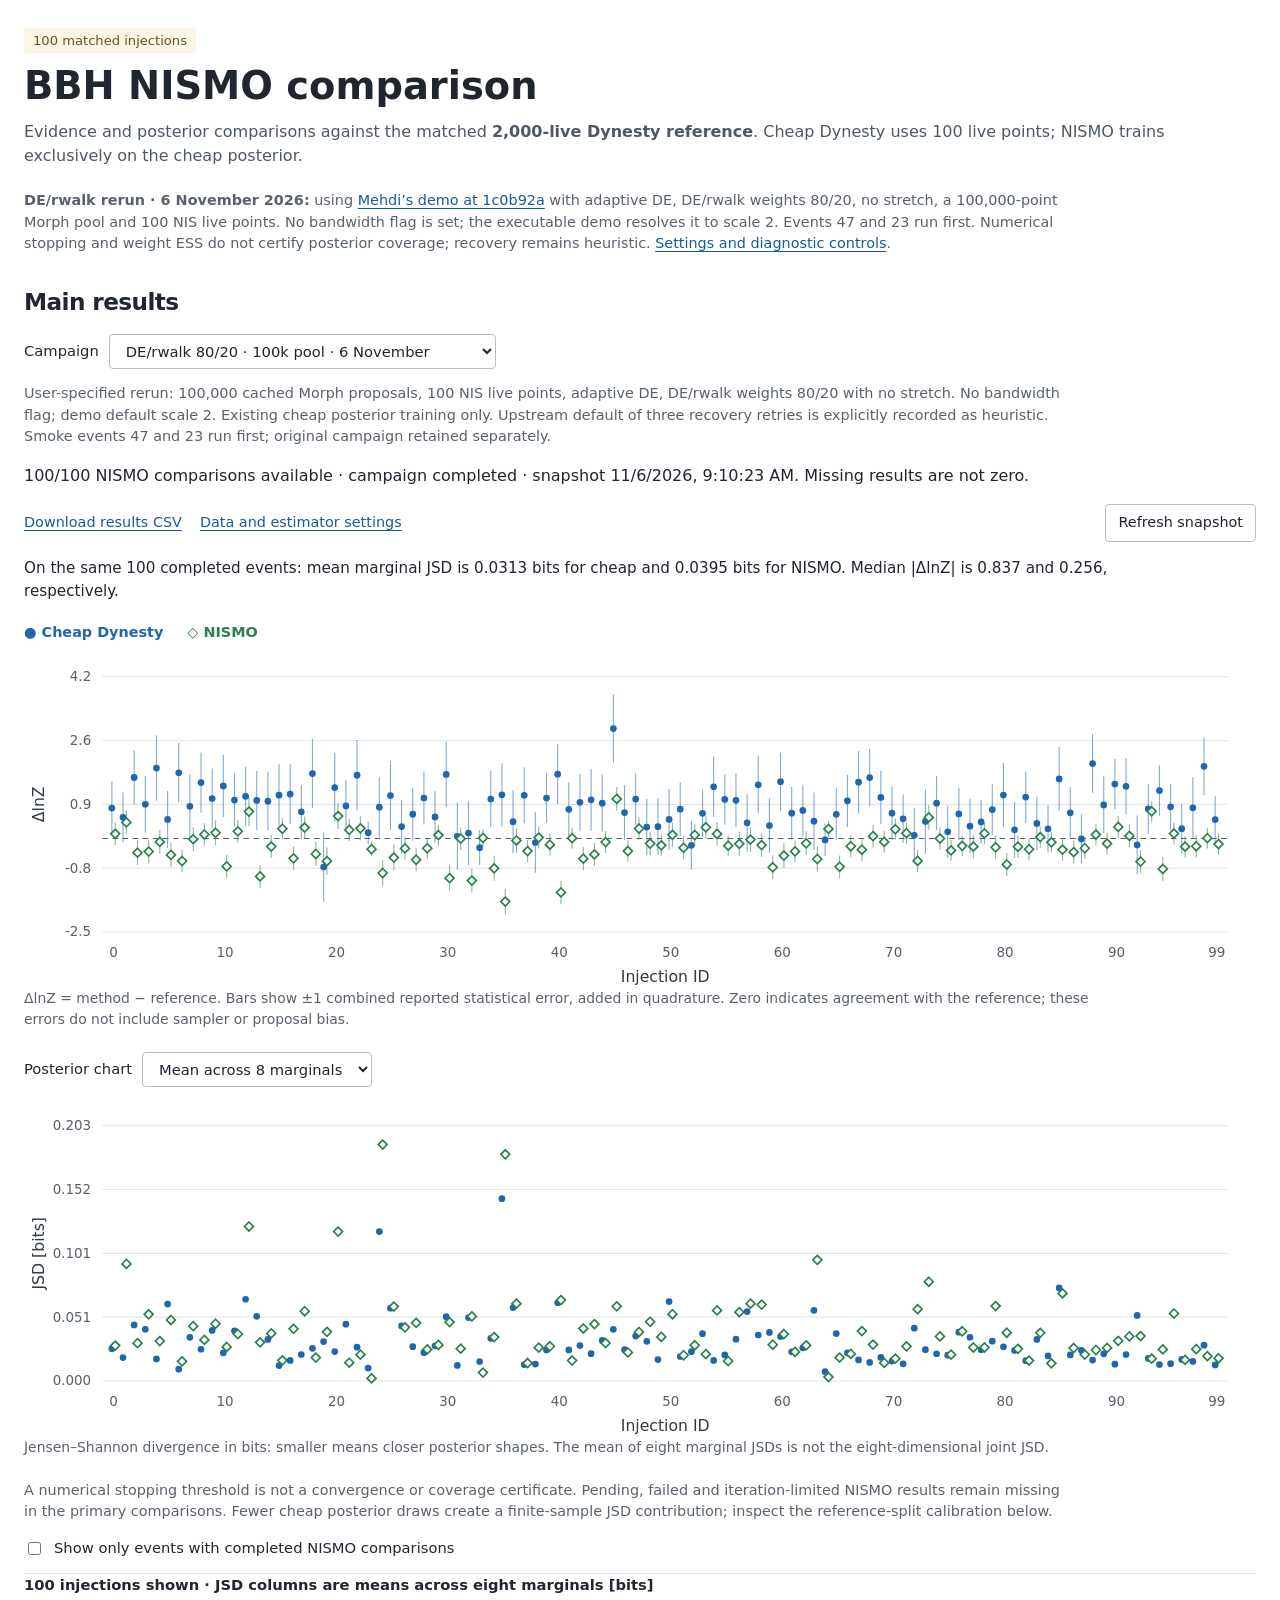
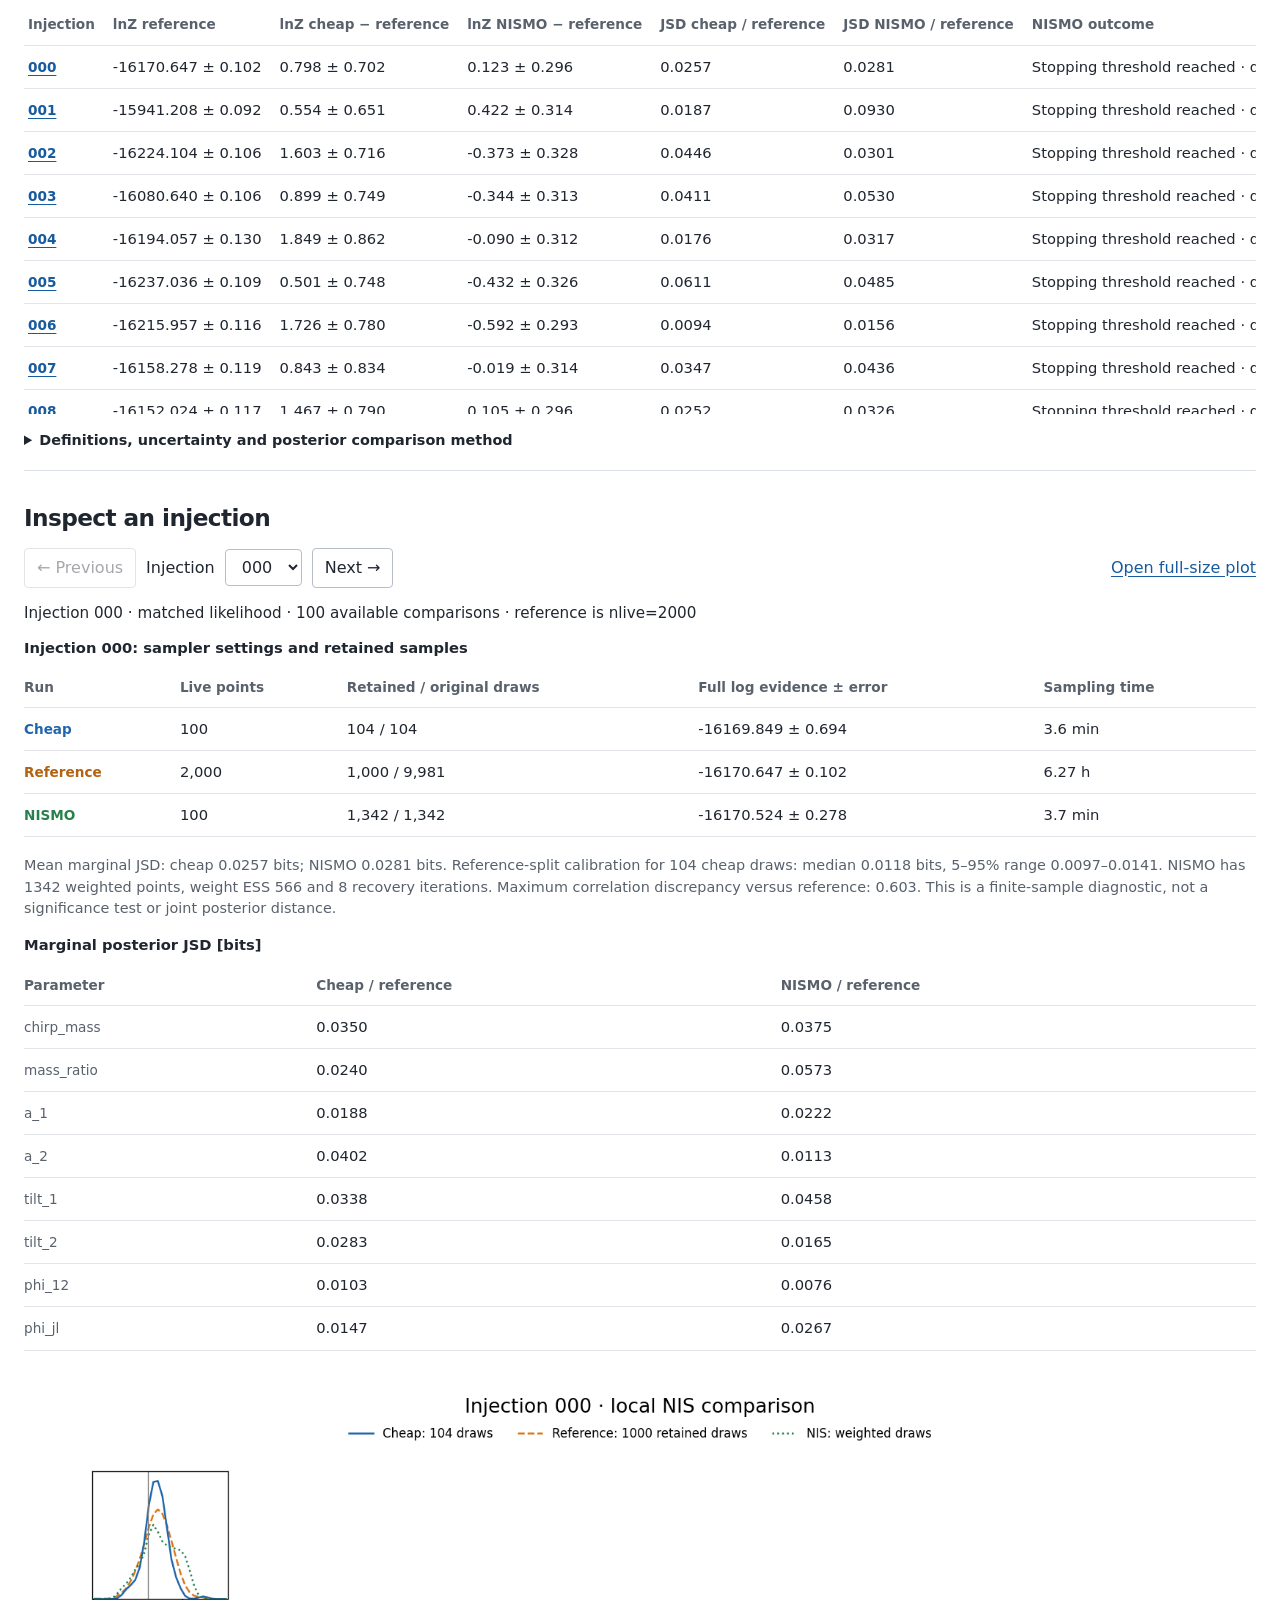
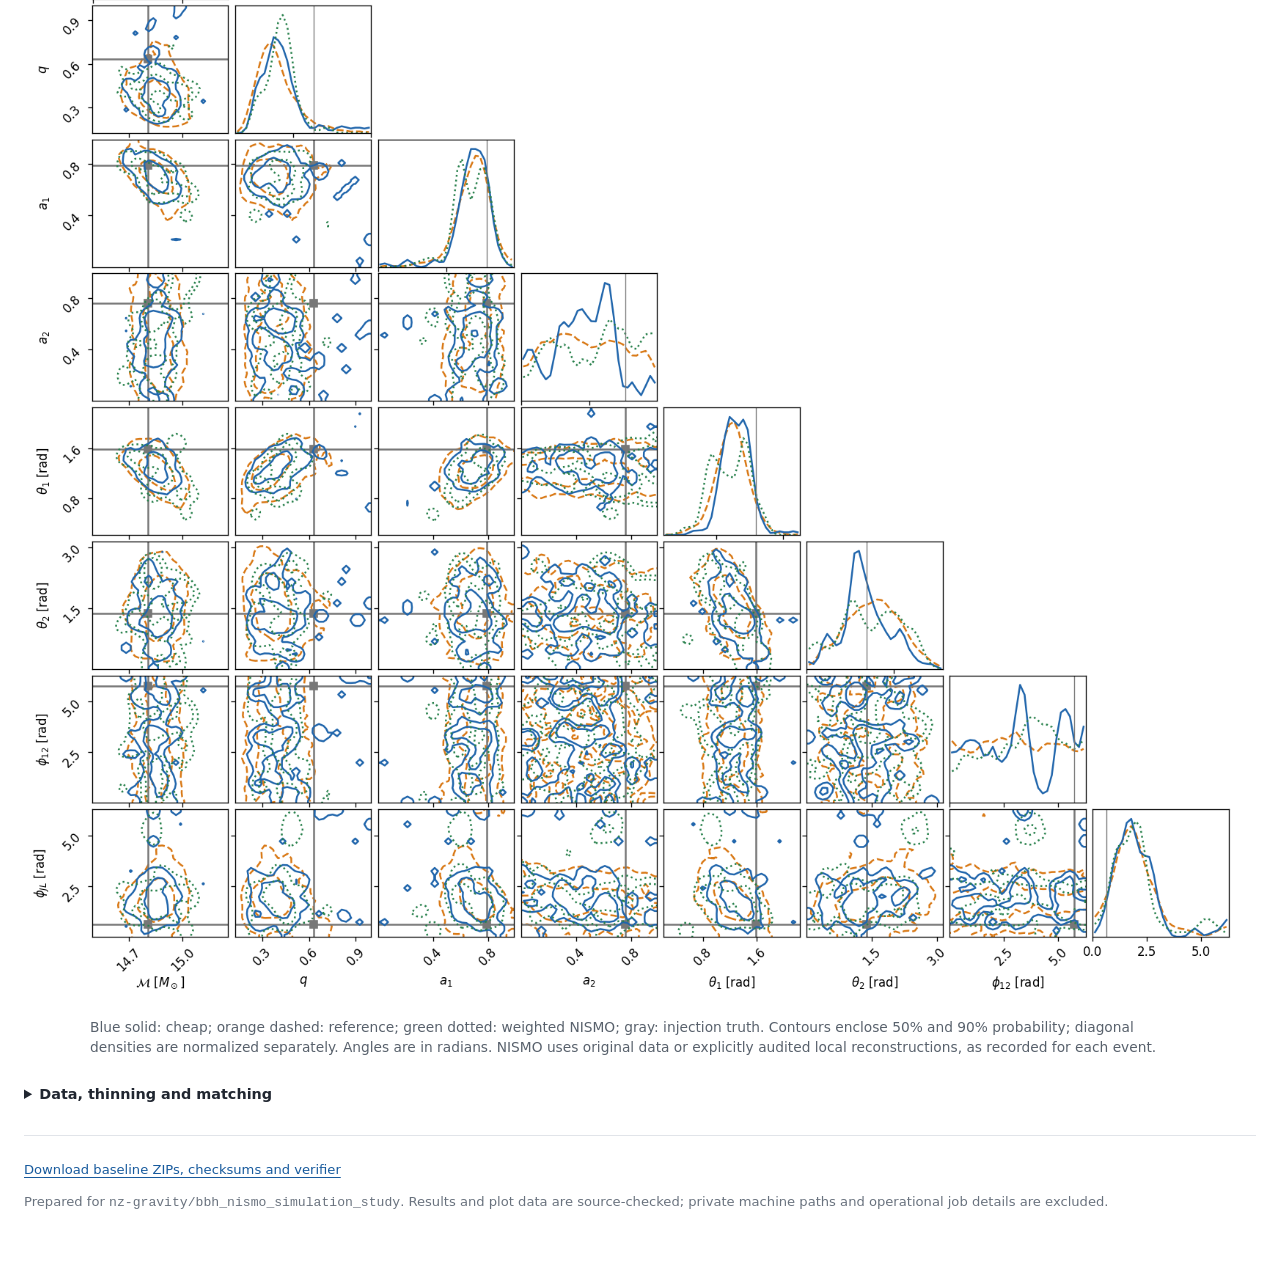
<file: docs/index.html>
<!doctype html>
<html lang="en">
<head>
  <meta charset="utf-8"><meta name="viewport" content="width=device-width, initial-scale=1">
  <title>BBH NISMO comparison</title>
  <link rel="stylesheet" href="style.css?v=20261106">
  <script src="data/events.js" defer></script><script src="data/main_results.js?campaign=de80-rwalk20-20261106" defer></script>
  <script src="app.js?v=20261106" defer></script><script src="main-results.js?v=20261106" defer></script>
</head>
<body>
<main>
  <header><span class="status">100 matched injections</span><h1>BBH NISMO comparison</h1><p>Evidence and posterior comparisons against the matched <strong>2,000-live Dynesty reference</strong>. Cheap Dynesty uses 100 live points; NISMO trains exclusively on the cheap posterior.</p></header>
  <aside class="result-note" role="note"><strong>DE/rwalk rerun · 6 November 2026:</strong> using <a href="https://github.com/nz-gravity/nismo-dev/commit/1c0b92a4c2db7174f34afd566049961d6fbdb0bf">Mehdi’s demo at 1c0b92a</a> with adaptive DE, DE/rwalk weights 80/20, no stretch, a 100,000-point Morph pool and 100 NIS live points. No bandwidth flag is set; the executable demo resolves it to scale 2. Events 47 and 23 run first. Numerical stopping and weight ESS do not certify posterior coverage; recovery remains heuristic. <a href="demo-rerun.html">Settings and diagnostic controls</a>.</aside>
  <section id="main-results" aria-labelledby="main-title">
    <h2 id="main-title">Main results</h2>
    <label class="result-filter" for="campaign-select">Campaign <select id="campaign-select"><option value="main_results">DE/rwalk 80/20 · 100k pool · 6 November</option><option value="main_results_demo_failfast_20261106">Earlier 200k-pool fail-fast controls (failed)</option><option value="main_results_original_20261105">Original campaign · 5 November (exploratory)</option></select></label>
    <p id="campaign-settings" class="result-note"></p>
    <p id="main-status" role="status" aria-live="polite">Loading the comparison snapshot…</p>
    <div class="result-links"><a id="results-csv" href="data/main_results.csv" download>Download results CSV</a><a id="results-json" href="data/main_results.json">Data and estimator settings</a><button id="refresh-results" type="button">Refresh snapshot</button></div>
    <p id="paired-summary"></p>
    <div class="series-legend"><span class="cheap">● Cheap Dynesty</span><span class="nismo">◇ NISMO</span></div>
    <p class="mobile-chart-hint">Scroll charts and tables sideways to see all events and comparison columns.</p>
    <figure class="main-chart"><div class="chart-scroll" id="evidence-chart"></div><figcaption>ΔlnZ = method − reference. Bars show ±1 combined reported statistical error, added in quadrature. Zero indicates agreement with the reference; these errors do not include sampler or proposal bias.</figcaption></figure>
    <label class="chart-choice" for="jsd-parameter">Posterior chart <select id="jsd-parameter"><option value="mean">Mean across 8 marginals</option></select></label>
    <figure class="main-chart"><div class="chart-scroll" id="jsd-chart"></div><figcaption id="jsd-chart-caption">Jensen–Shannon divergence in bits: smaller means closer posterior shapes. The mean of eight marginal JSDs is not the eight-dimensional joint JSD.</figcaption></figure>
    <p class="result-note">A numerical stopping threshold is not a convergence or coverage certificate. Pending, failed and iteration-limited NISMO results remain missing in the primary comparisons. Fewer cheap posterior draws create a finite-sample JSD contribution; inspect the reference-split calibration below.</p>
    <label class="result-filter"><input id="completed-only" type="checkbox"> Show only events with completed NISMO comparisons</label>
    <div class="table-scroll main-result-table"><table><caption id="main-table-caption">All 100 injections; JSD columns are mean marginal divergences in bits</caption><thead><tr><th scope="col">Injection</th><th scope="col">lnZ reference</th><th scope="col">lnZ cheap − reference</th><th scope="col">lnZ NISMO − reference</th><th scope="col">JSD cheap / reference</th><th scope="col">JSD NISMO / reference</th><th scope="col">NISMO outcome</th></tr></thead><tbody id="main-result-rows"></tbody></table></div>
    <details class="metric-definitions"><summary>Definitions, uncertainty and posterior comparison method</summary>
      <p><strong>Reference lnZ</strong> is the stored full log evidence from the 2,000-live run. The next two columns subtract that same reference from cheap Dynesty and NISMO, respectively. Natural logarithms are used for lnZ. Each ± value is a reported statistical error; difference errors assume independent sampling noise.</p>
      <p><strong>JSD(P,Q) = ½ KL₂(P‖M) + ½ KL₂(Q‖M)</strong>, where M = (P + Q)/2. JSD is bounded by 0–1 bits; zero means identical distributions. The headline value is the arithmetic mean of the eight one-dimensional marginal divergences. It does not measure differences in parameter correlations.</p>
      <p>Both comparisons use common prior support, a shared reference-based Scott bandwidth per parameter, and Gaussian-smoothed histograms. Periodic φ angles wrap; other prior boundaries reflect. NISMO uses the original normalized posterior weights. Estimator settings and source hashes are in the JSON download. The reference is used only for comparison and target validation, never proposal training or sampler tuning.</p>
      <p>The reference-split calibration compares disjoint reference subsets matching each cheap draw count. Its 5th/50th/95th percentiles describe finite-sample variation under this comparison, not confidence intervals on the measured JSD, a bias correction, or a test of NISMO mixing. NISMO weight ESS also omits chain correlations.</p>
      <p>Paired aggregate summaries use exactly the same completed events for both methods. All 100 cheap/reference results remain in the table. Reference posteriors retain 1,000 draws per event, so all posterior comparisons have finite-reference uncertainty.</p>
      <p><a href="https://github.com/nz-gravity/bbh_nismo_simulation_study/blob/main/scripts/build_main_results.py">Reusable calculation script</a> · <a href="https://docs.scipy.org/doc/scipy/reference/generated/scipy.spatial.distance.jensenshannon.html">JSD and square-root JS distance</a></p>
    </details>
  </section>
  <section aria-labelledby="event-title"><h2 id="event-title">Inspect an injection</h2>
  <section class="controls" aria-label="Choose an injection">
    <button id="previous" type="button" aria-label="Previous injection">← Previous</button>
    <label for="event">Injection</label><select id="event"></select>
    <button id="next" type="button" aria-label="Next injection">Next →</button>
    <a id="open-plot" target="_blank" rel="noopener">Open full-size plot</a>
  </section>
  <p id="summary" role="status" aria-live="polite"></p>
  <div class="table-scroll"><table><caption id="table-caption">Sampler settings and retained samples</caption><thead><tr><th scope="col">Run</th><th scope="col">Live points</th><th scope="col">Retained / original draws</th><th scope="col">Full log evidence ± error</th><th scope="col">Sampling time</th></tr></thead><tbody id="metrics"></tbody></table></div>
  <p id="event-main-summary"></p>
  <div class="table-scroll"><table><caption>Marginal posterior JSD [bits]</caption><thead><tr><th scope="col">Parameter</th><th scope="col">Cheap / reference</th><th scope="col">NISMO / reference</th></tr></thead><tbody id="marginal-jsd"></tbody></table></div>
  <figure><img id="corner" alt="" decoding="async"><figcaption id="plot-caption">Blue solid: cheap; orange dashed: reference; gray: injection truth. Contours enclose 50% and 90% probability; diagonal densities are normalized separately.</figcaption></figure>
  <p id="plot-error" class="error" hidden>Plot unavailable for this injection. No replacement or fabricated comparison is shown.</p>
  <details><summary>Data, thinning and matching</summary><p>Each reference event retains up to 1,000 equal-weight posterior draws, sampled uniformly without replacement with selection seed 0. Original counts and exact indices are recorded in its archive. Every cheap saved draw is retained. These contours show retained samples; they do not certify convergence or coverage.</p><p>Matching is checked using injection metadata, prior/catalogue hashes, noise evidence and 32 likelihood/prior replays against the frozen cheap-event data. Original reference strain bytes were not archived, so byte identity is not claimed. Reference sampler RNG seeds are unknown; cheap sampler seed is 42.</p><p>Posterior log-likelihood columns can be ratios relative to noise. Reported log evidences above are already full evidences. No nlive=4000 result is displayed on this site.</p><p id="audit"></p><p><a href="data/provenance.json">Plot and package provenance</a></p></details>
  </section>
  <footer><p><a href="https://github.com/nz-gravity/bbh_nismo_simulation_study/releases/tag/dynesty-baselines-2026-11-04">Download baseline ZIPs, checksums and verifier</a></p><p>Prepared for <code>nz-gravity/bbh_nismo_simulation_study</code>. Results and plot data are source-checked; private machine paths and operational job details are excluded.</p></footer>
</main>
</body></html>
</file>
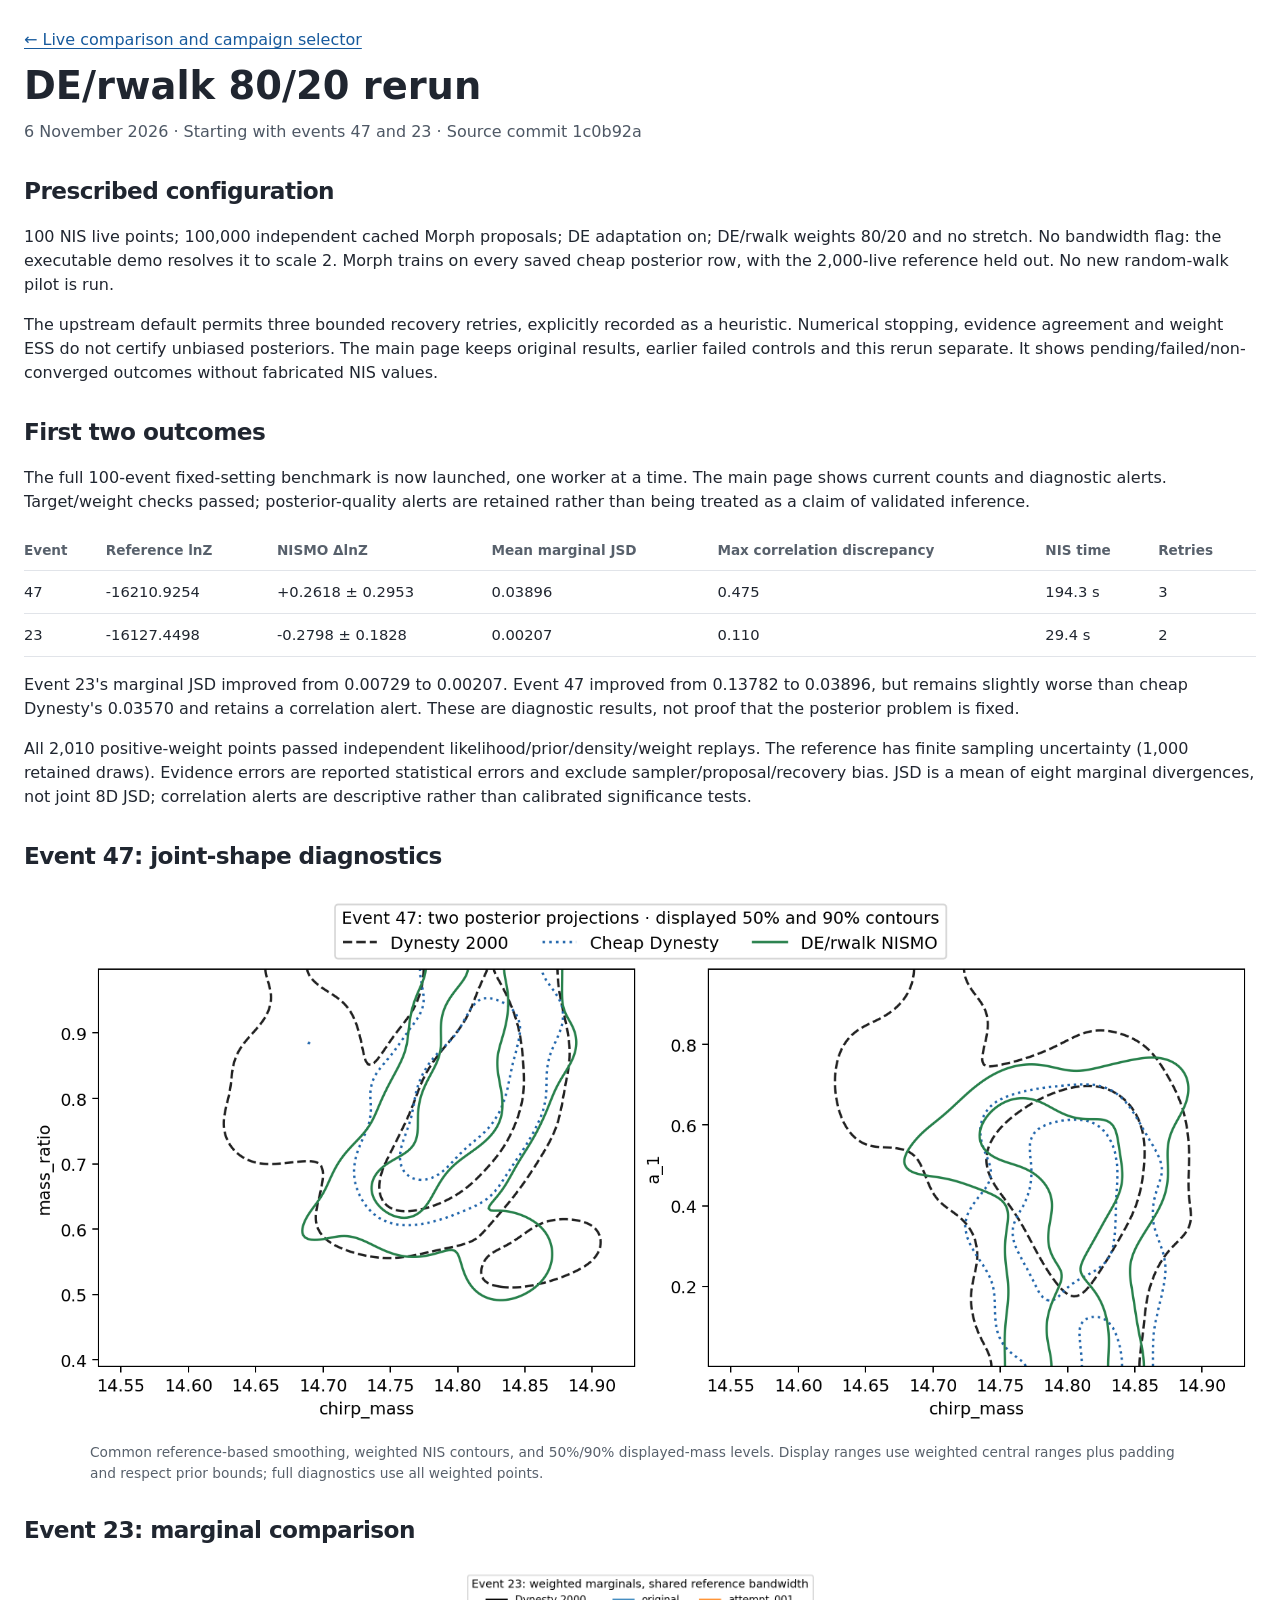
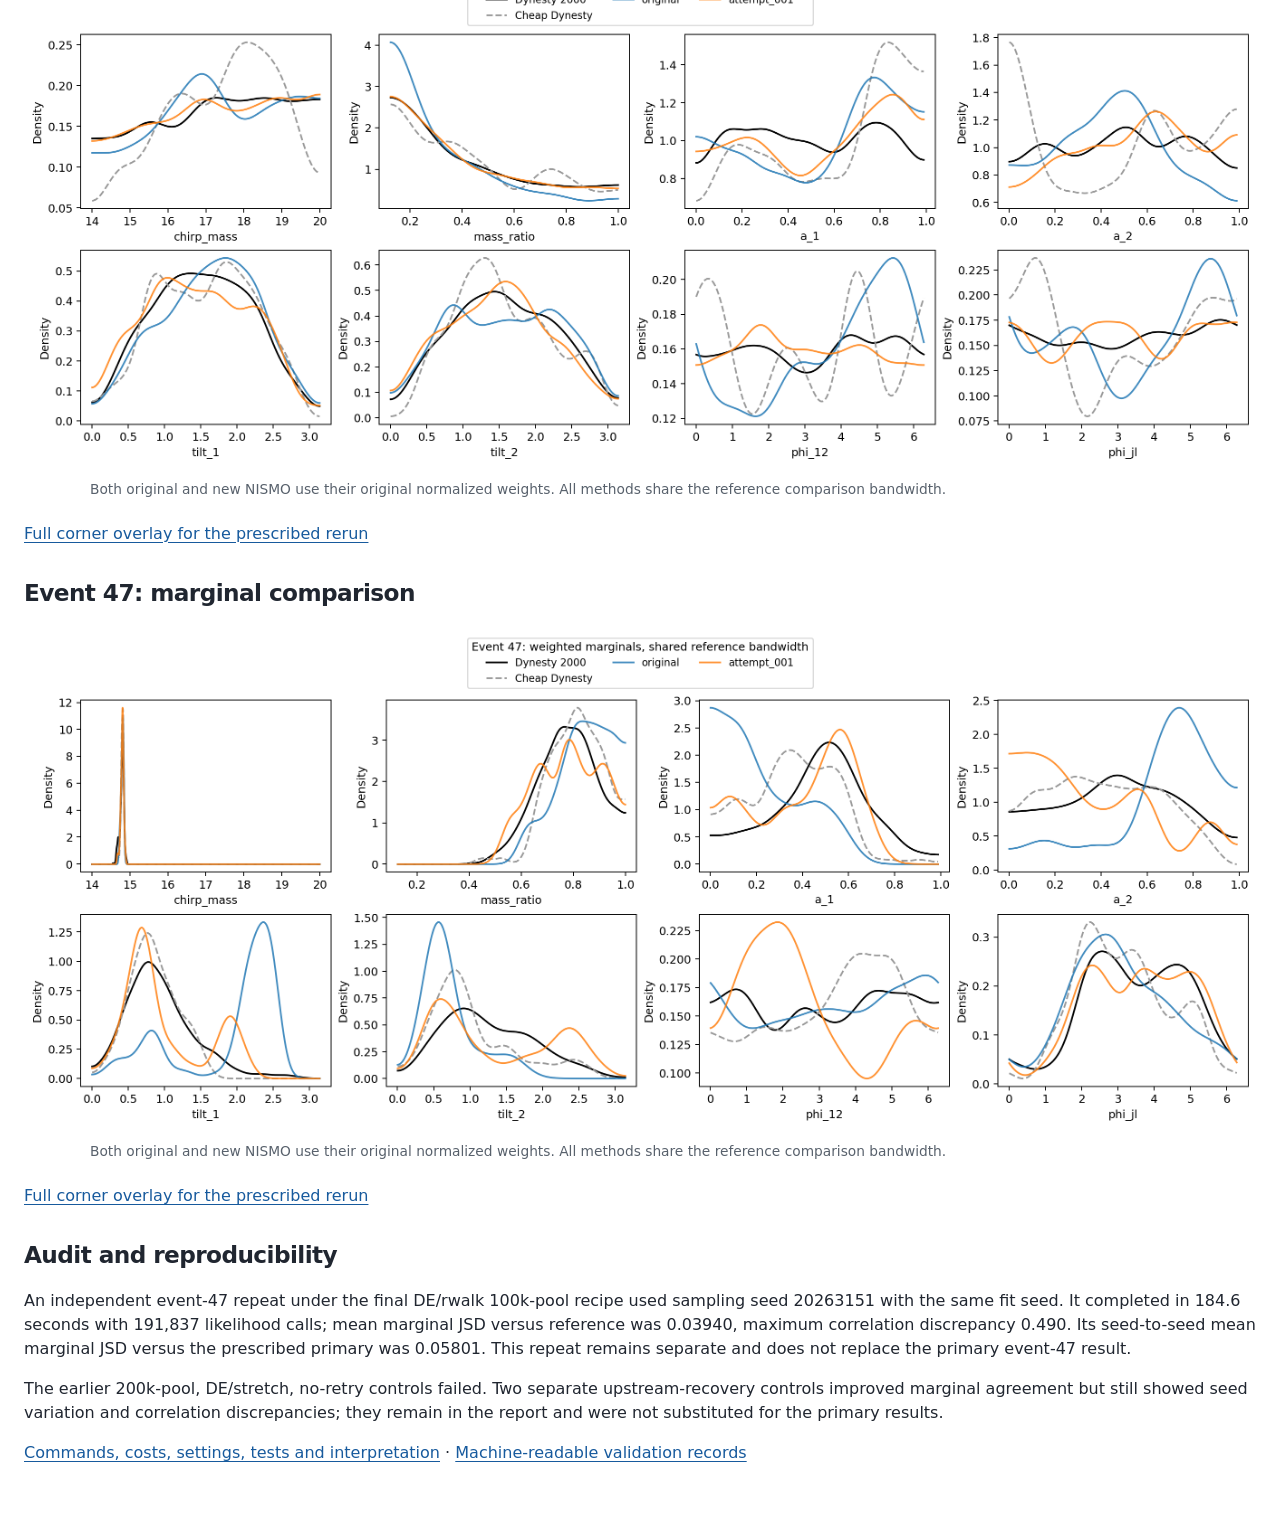
<file: docs/demo-rerun.html>
<!doctype html><html lang="en"><head><meta charset="utf-8"><meta name="viewport" content="width=device-width,initial-scale=1"><title>Mehdi demo: DE/rwalk rerun</title><link rel="stylesheet" href="style.css"></head><body><main><header><a href="index.html">← Live comparison and campaign selector</a><h1>DE/rwalk 80/20 rerun</h1><p>6 November 2026 · Starting with events 47 and 23 · Source commit 1c0b92a</p></header><section><h2>Prescribed configuration</h2><p>100 NIS live points; 100,000 independent cached Morph proposals; DE adaptation on; DE/rwalk weights 80/20 and no stretch. No bandwidth flag: the executable demo resolves it to scale 2. Morph trains on every saved cheap posterior row, with the 2,000-live reference held out. No new random-walk pilot is run.</p><p>The upstream default permits three bounded recovery retries, explicitly recorded as a heuristic. Numerical stopping, evidence agreement and weight ESS do not certify unbiased posteriors. The main page keeps original results, earlier failed controls and this rerun separate. It shows pending/failed/non-converged outcomes without fabricated NIS values.</p></section><section><h2>First two outcomes</h2><p>The full 100-event fixed-setting benchmark is now launched, one worker at a time. The main page shows current counts and diagnostic alerts. Target/weight checks passed; posterior-quality alerts are retained rather than being treated as a claim of validated inference.</p><div class="table-scroll"><table><thead><tr><th>Event</th><th>Reference lnZ</th><th>NISMO ΔlnZ</th><th>Mean marginal JSD</th><th>Max correlation discrepancy</th><th>NIS time</th><th>Retries</th></tr></thead><tbody><tr><td>47</td><td>-16210.9254</td><td>+0.2618 ± 0.2953</td><td>0.03896</td><td>0.475</td><td>194.3 s</td><td>3</td></tr><tr><td>23</td><td>-16127.4498</td><td>-0.2798 ± 0.1828</td><td>0.00207</td><td>0.110</td><td>29.4 s</td><td>2</td></tr></tbody></table></div><p>Event 23's marginal JSD improved from 0.00729 to 0.00207. Event 47 improved from 0.13782 to 0.03896, but remains slightly worse than cheap Dynesty's 0.03570 and retains a correlation alert. These are diagnostic results, not proof that the posterior problem is fixed.</p><p>All 2,010 positive-weight points passed independent likelihood/prior/density/weight replays. The reference has finite sampling uncertainty (1,000 retained draws). Evidence errors are reported statistical errors and exclude sampler/proposal/recovery bias. JSD is a mean of eight marginal divergences, not joint 8D JSD; correlation alerts are descriptive rather than calibrated significance tests.</p></section><section><h2>Event 47: joint-shape diagnostics</h2><figure><img src="plots/mehdi-demo-diagnostics/event047_pairs_bounded.png" alt="Event 47 weighted chirp-mass/mass-ratio and chirp-mass/spin posterior contours"><figcaption>Common reference-based smoothing, weighted NIS contours, and 50%/90% displayed-mass levels. Display ranges use weighted central ranges plus padding and respect prior bounds; full diagnostics use all weighted points.</figcaption></figure></section><section><h2>Event 23: marginal comparison</h2><figure><img src="plots/mehdi-demo-diagnostics/event_023_marginals.png" alt="Event 23: original NISMO and prescribed DE/rwalk marginal comparison"><figcaption>Both original and new NISMO use their original normalized weights. All methods share the reference comparison bandwidth.</figcaption></figure><p><a href="plots/nismo-mehdi-de80-rwalk20-100k/injection_023.png">Full corner overlay for the prescribed rerun</a></p></section><section><h2>Event 47: marginal comparison</h2><figure><img src="plots/mehdi-demo-diagnostics/event_047_marginals.png" alt="Event 47: original NISMO and prescribed DE/rwalk marginal comparison"><figcaption>Both original and new NISMO use their original normalized weights. All methods share the reference comparison bandwidth.</figcaption></figure><p><a href="plots/nismo-mehdi-de80-rwalk20-100k/injection_047.png">Full corner overlay for the prescribed rerun</a></p></section><section><h2>Audit and reproducibility</h2><p>An independent event-47 repeat under the final DE/rwalk 100k-pool recipe used sampling seed 20263151 with the same fit seed. It completed in 184.6 seconds with 191,837 likelihood calls; mean marginal JSD versus reference was 0.03940, maximum correlation discrepancy 0.490. Its seed-to-seed mean marginal JSD versus the prescribed primary was 0.05801. This repeat remains separate and does not replace the primary event-47 result.</p><p>The earlier 200k-pool, DE/stretch, no-retry controls failed. Two separate upstream-recovery controls improved marginal agreement but still showed seed variation and correlation discrepancies; they remain in the report and were not substituted for the primary results.</p><p><a href="https://github.com/nz-gravity/bbh_nismo_simulation_study/blob/main/campaign/MEHDI_DE_RWALK_20261106.md">Commands, costs, settings, tests and interpretation</a> · <a href="https://github.com/nz-gravity/bbh_nismo_simulation_study/tree/main/campaign/results/mehdi_demo_20261106">Machine-readable validation records</a></p></section></main></body></html>
</file>
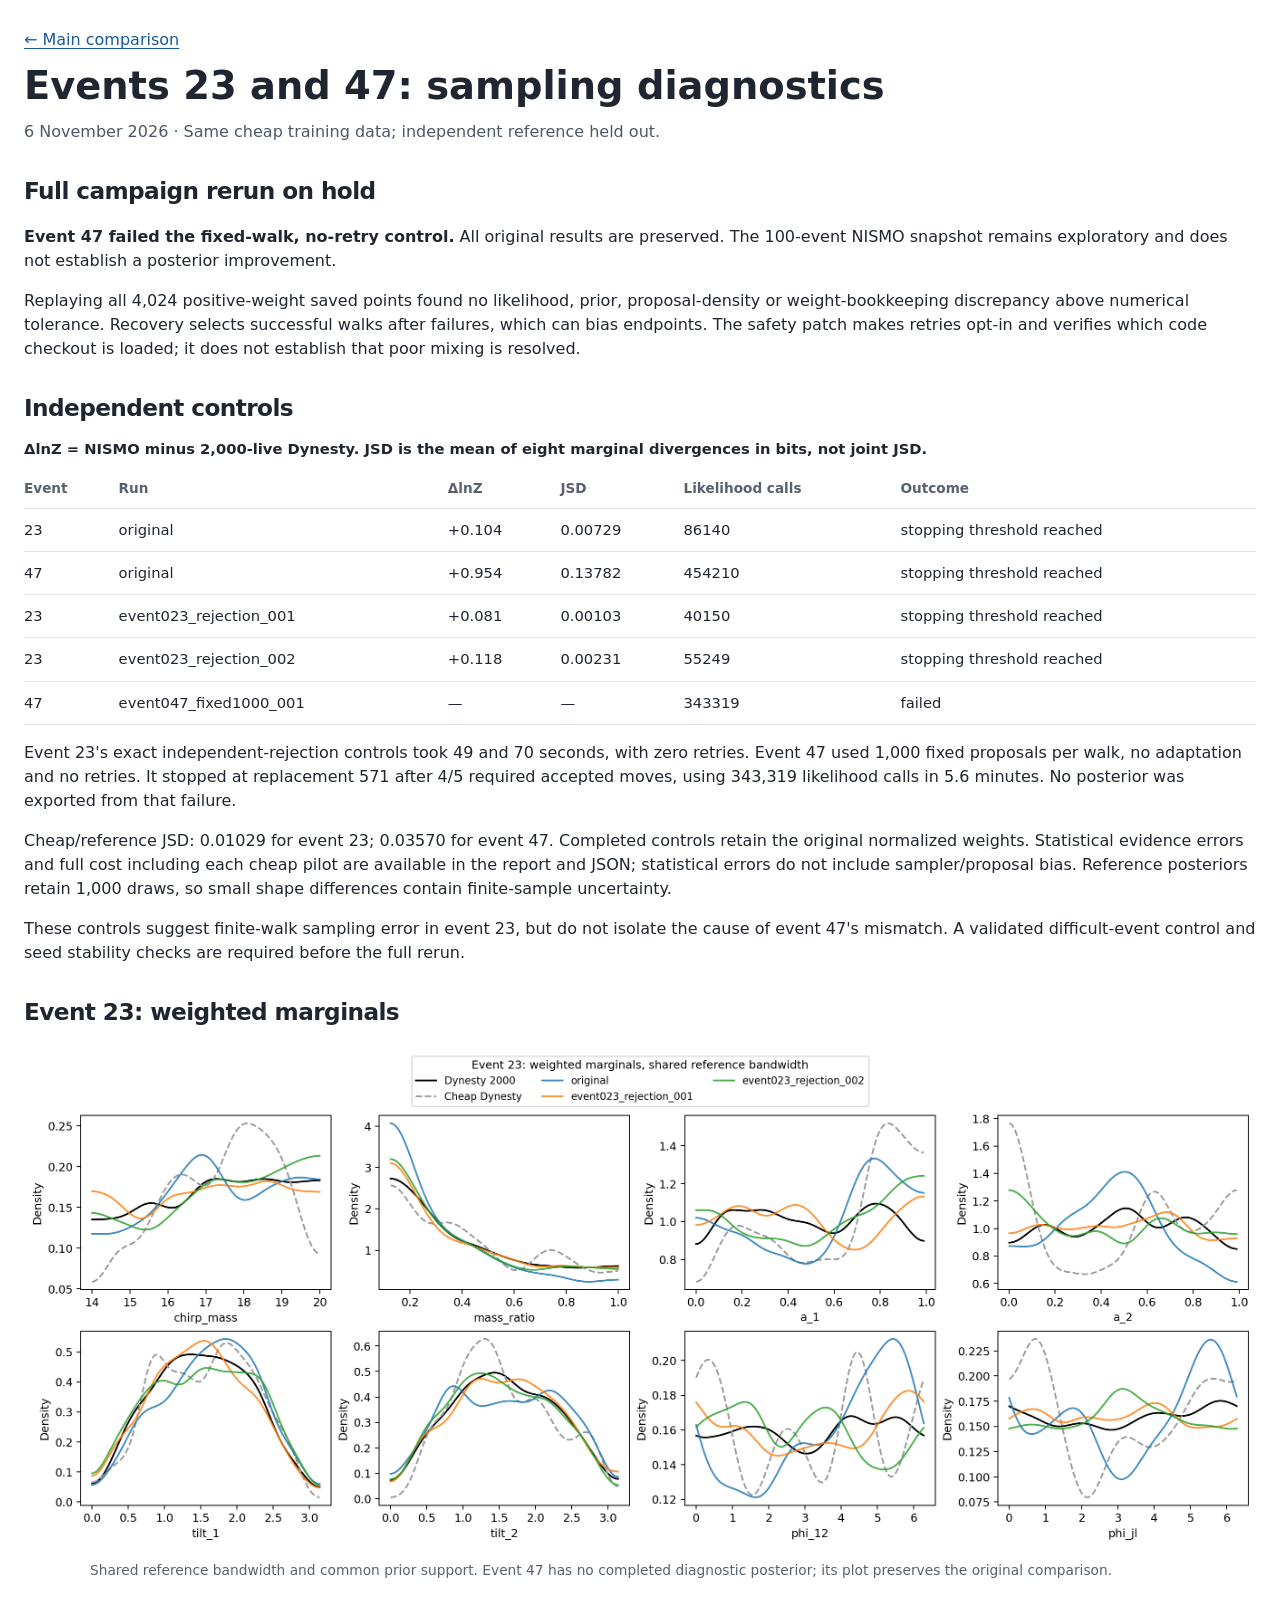
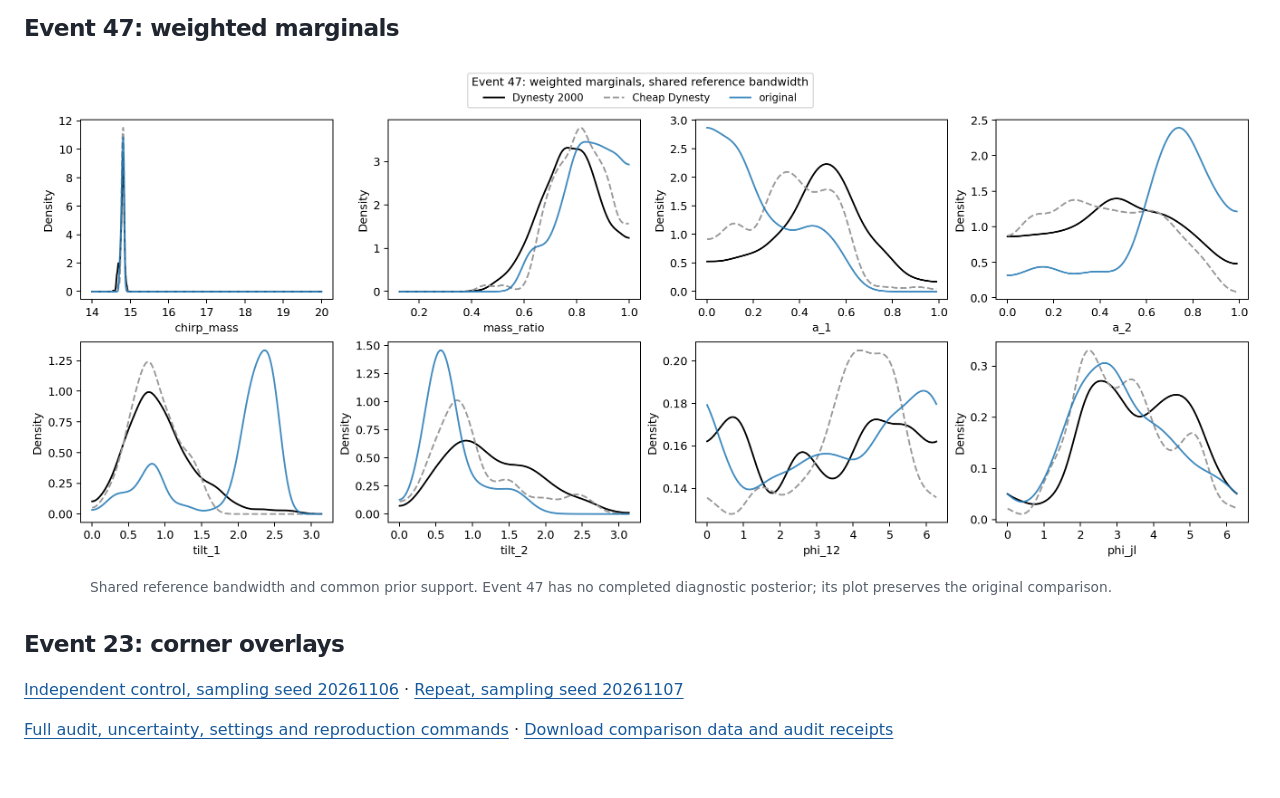
<file: docs/recovery-debug.html>
<!doctype html><html lang="en"><head><meta charset="utf-8"><meta name="viewport" content="width=device-width,initial-scale=1"><title>NISMO replacement diagnostics</title><link rel="stylesheet" href="style.css"></head><body><main><header><a href="index.html">← Main comparison</a><h1>Events 23 and 47: sampling diagnostics</h1><p>6 November 2026 · Same cheap training data; independent reference held out.</p></header><section><h2>Full campaign rerun on hold</h2><p><strong>Event 47 failed the fixed-walk, no-retry control.</strong> All original results are preserved. The 100-event NISMO snapshot remains exploratory and does not establish a posterior improvement.</p><p>Replaying all 4,024 positive-weight saved points found no likelihood, prior, proposal-density or weight-bookkeeping discrepancy above numerical tolerance. Recovery selects successful walks after failures, which can bias endpoints. The safety patch makes retries opt-in and verifies which code checkout is loaded; it does not establish that poor mixing is resolved.</p></section><section><h2>Independent controls</h2><div class="table-scroll"><table><caption>ΔlnZ = NISMO minus 2,000-live Dynesty. JSD is the mean of eight marginal divergences in bits, not joint JSD.</caption><thead><tr><th>Event</th><th>Run</th><th>ΔlnZ</th><th>JSD</th><th>Likelihood calls</th><th>Outcome</th></tr></thead><tbody><tr><td>23</td><td>original</td><td>+0.104</td><td>0.00729</td><td>86140</td><td>stopping threshold reached</td></tr><tr><td>47</td><td>original</td><td>+0.954</td><td>0.13782</td><td>454210</td><td>stopping threshold reached</td></tr><tr><td>23</td><td>event023_rejection_001</td><td>+0.081</td><td>0.00103</td><td>40150</td><td>stopping threshold reached</td></tr><tr><td>23</td><td>event023_rejection_002</td><td>+0.118</td><td>0.00231</td><td>55249</td><td>stopping threshold reached</td></tr><tr><td>47</td><td>event047_fixed1000_001</td><td>—</td><td>—</td><td>343319</td><td>failed</td></tr></tbody></table></div><p>Event 23's exact independent-rejection controls took 49 and 70 seconds, with zero retries. Event 47 used 1,000 fixed proposals per walk, no adaptation and no retries. It stopped at replacement 571 after 4/5 required accepted moves, using 343,319 likelihood calls in 5.6 minutes. No posterior was exported from that failure.</p><p>Cheap/reference JSD: 0.01029 for event 23; 0.03570 for event 47. Completed controls retain the original normalized weights. Statistical evidence errors and full cost including each cheap pilot are available in the report and JSON; statistical errors do not include sampler/proposal bias. Reference posteriors retain 1,000 draws, so small shape differences contain finite-sample uncertainty.</p><p>These controls suggest finite-walk sampling error in event 23, but do not isolate the cause of event 47's mismatch. A validated difficult-event control and seed stability checks are required before the full rerun.</p></section><section><h2>Event 23: weighted marginals</h2><figure><img src="plots/recovery_debug_20261106/event_023_marginals.png" alt="Event 23 weighted marginal densities compared with cheap Dynesty and the reference"><figcaption>Shared reference bandwidth and common prior support. Event 47 has no completed diagnostic posterior; its plot preserves the original comparison.</figcaption></figure></section><section><h2>Event 47: weighted marginals</h2><figure><img src="plots/recovery_debug_20261106/event_047_marginals.png" alt="Event 47 weighted marginal densities compared with cheap Dynesty and the reference"><figcaption>Shared reference bandwidth and common prior support. Event 47 has no completed diagnostic posterior; its plot preserves the original comparison.</figcaption></figure></section><section><h2>Event 23: corner overlays</h2><p><a href="plots/recovery_debug_20261106/event023_rejection_001_corner.png">Independent control, sampling seed 20261106</a> · <a href="plots/recovery_debug_20261106/event023_rejection_002_corner.png">Repeat, sampling seed 20261107</a></p><p><a href="https://github.com/nz-gravity/bbh_nismo_simulation_study/blob/main/campaign/RECOVERY_DEBUG_20261106.md">Full audit, uncertainty, settings and reproduction commands</a> · <a href="https://github.com/nz-gravity/bbh_nismo_simulation_study/tree/main/campaign/results/recovery_debug_20261106">Download comparison data and audit receipts</a></p></section></main></body></html>
</file>
<file: docs/style.css>
:root{font-family:system-ui,-apple-system,BlinkMacSystemFont,"Segoe UI",sans-serif;color:#202630;background:#fff;line-height:1.5}body{margin:0}main{max-width:1540px;margin:0 auto;padding:28px 24px 40px}h1{font-size:clamp(1.7rem,3vw,2.4rem);line-height:1.15;margin:12px 0}header p{margin:0 0 22px;color:#4e5865}.status{font-size:.82rem;color:#6a531c;background:#fbf5e6;padding:5px 9px;border-radius:3px}.controls{display:flex;align-items:center;gap:10px;flex-wrap:wrap;margin:0 0 14px}button,select{font:inherit;padding:7px 12px;border:1px solid #b7bec8;border-radius:4px;background:#fff;color:#202630}button{cursor:pointer}button:disabled{cursor:default;opacity:.4}a{color:#175a9d;text-underline-offset:3px}.controls a{margin-left:auto}button:focus-visible,select:focus-visible,a:focus-visible,summary:focus-visible{outline:3px solid #b7d5ee;outline-offset:3px}#summary{font-size:.95rem;margin:12px 0}.table-scroll{overflow-x:auto}table{border-collapse:collapse;width:100%;font-size:.92rem;white-space:nowrap}caption{text-align:left;font-weight:600;padding-bottom:8px}th,td{text-align:left;border-bottom:1px solid #e1e4e9;padding:10px 14px 10px 0}th{color:#58616c;font-size:.85rem;font-weight:600}.cheap{color:#2166ac}.reference{color:#b26312}figure{margin:22px 0}figure img{width:100%;height:auto;display:block;border:0}figcaption{font-size:.86rem;color:#58616c;max-width:1100px;margin:12px auto 0}details{margin-top:26px;max-width:1100px;font-size:.9rem}summary{cursor:pointer;font-weight:600}details p{color:#4e5865}footer{border-top:1px solid #e1e4e9;margin-top:30px;padding-top:10px;font-size:.82rem;color:#69727e}.error{color:#9c2820}code{overflow-wrap:anywhere}@media(max-width:650px){main{padding:20px 12px 28px}.controls{gap:8px}.controls a{margin-left:0;flex-basis:100%}table{font-size:.84rem}th,td{padding-right:12px}figure{margin:16px -7px}figcaption{margin-left:7px;margin-right:7px}footer{font-size:.78rem}}

#audit{overflow-wrap:anywhere}

#campaign-select{max-width:100%;min-width:0;box-sizing:border-box}.result-filter{flex-wrap:wrap}

h2{font-size:1.45rem;letter-spacing:-.025em;margin:30px 0 12px}.nismo{color:#28814c}#main-results{padding-bottom:18px;border-bottom:1px solid #dce2e8}.result-links{display:flex;align-items:center;gap:18px;flex-wrap:wrap;font-size:.9rem}.result-links button{margin-left:auto}.series-legend{display:flex;gap:24px;font-size:.9rem;font-weight:600;margin-top:20px}.main-chart{margin:8px 0 22px}.main-chart figcaption{margin:0;font-size:.87rem}.chart-scroll{width:100%;overflow-x:auto}.chart-scroll svg{display:block;width:100%;min-width:1100px;height:auto}.chart-tick{font:12px system-ui,sans-serif;fill:#56606b}.chart-label{font:14px system-ui,sans-serif;fill:#303944}.chart-scroll a:focus{outline:2px solid #175a9d}.chart-choice,.result-filter{display:flex;align-items:center;gap:10px;font-size:.92rem;margin:14px 0}.result-note{color:#58616c;font-size:.9rem;max-width:1050px}.main-result-table{max-height:440px;overflow:auto;border-top:1px solid #dce2e8}.main-result-table thead{position:sticky;top:0;background:#fff;z-index:1}.main-result-table table{font-variant-numeric:tabular-nums}.main-result-table th,.main-result-table td{padding:10px 14px 10px 4px}.metric-definitions{margin-top:16px}#paired-summary{font-size:.95rem;max-width:1100px}#event-main-summary{font-size:.9rem;color:#58616c;margin-top:18px}.mobile-chart-hint{display:none;font-size:.85rem;color:#58616c}#marginal-jsd th{font-weight:500}@media(max-width:1100px){.mobile-chart-hint{display:block}}@media(max-width:650px){.result-links{gap:12px}.result-links button{margin-left:0}.series-legend{gap:16px}.chart-choice{flex-wrap:wrap}.main-chart{margin-left:0;margin-right:0}.main-chart figcaption{margin-left:0;margin-right:0}}
</file>
